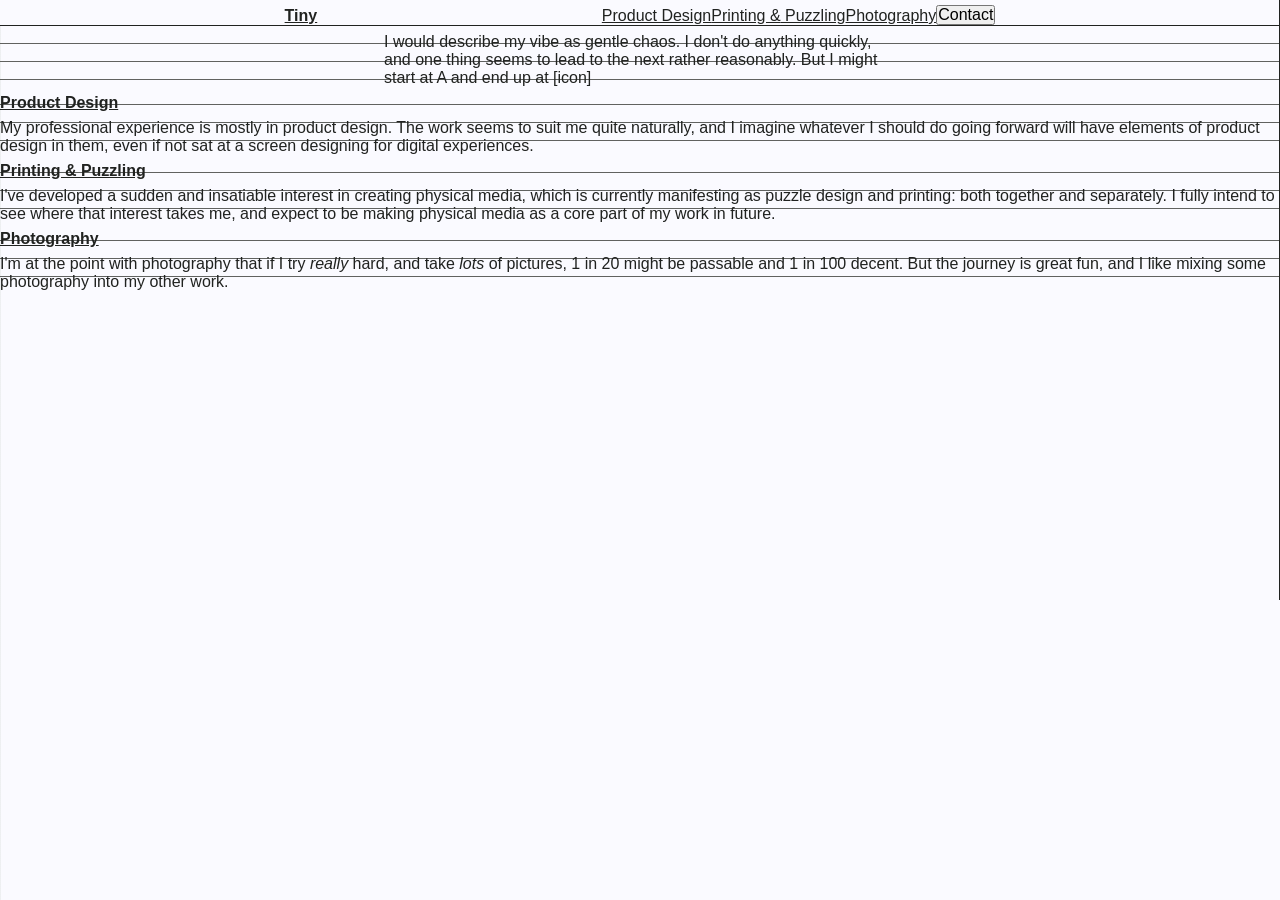
<file: index.html>
<!doctype html>

<html lang="en">
  <head>
    <meta charset="utf-8">
    <meta name="viewport" content="width=device-width, initial-scale=1">

    <title>Tiny</title>
    <meta name="description" content="Personal site for Tiny. Background in design. Currently exploring printing and puzzles.">
    <meta name="author" content="Tiny">

    <meta property="og:title" content="Tiny">
    <meta property="og:type" content="website">
    <meta property="og:url" content="https://tiny.example.com">
    <meta property="og:description" content="Personal site for Tiny. Background in design. Currently exploring printing and puzzles.">
    <meta property="og:image" content="image.png">

    <link rel="icon" href="/favicon.ico">
    <link rel="icon" href="/favicon.svg" type="image/svg+xml">
    <link rel="apple-touch-icon" href="/apple-touch-icon.png">

    <link rel="stylesheet" href="styles.css?v=1.0">

  </head>

  <body>
    <div class="column-guide">
      <div></div>
      <div></div>
      <div></div>
    </div>
    <div class="grid-guide"></div>
    
    <header class="site-header grid grid--show-border">
      <h1 class="site-header__logo"><a href="index.html">Tiny</a></h1>
      <nav class="site-header__nav">
        <a href="product-design.html">Product Design</a>
        <a href="printing-and-puzzling.html"><span class="no-wrap">Printing &</span> Puzzling</a>
        <a href="photography.html">Photography</a>
      </nav>
      <div class="site-header__cta">
        <button>Contact</button>
      </div>
    </header>

    <main>
      <article class="page-contents">
        <section class="lead grid grid--show-baseline">
          <p>I would describe my vibe as gentle chaos. I don't do anything quickly, and one thing seems to lead to the next rather reasonably. But I might start at A and end up at <span>[icon]</span></p>
        </section>

        <section class="topic grid grid--show-baseline">
          <div>
            <h2><a href="product-design.html">Product Design</a></h2>
            <p>My professional experience is mostly in product design. The work seems to suit me quite naturally, and I imagine whatever I should do going forward will have elements of product design in them, even if not sat at a screen designing for digital experiences.</p>
          </div>
        </section>

        <section class="topic grid grid--show-baseline">
          <div>
            <h2><a href="printing-and-puzzling.html">Printing & Puzzling</a></h2>
        <p>I've developed a sudden and insatiable interest in creating physical media, which is currently manifesting as puzzle design and printing: both together and separately. I fully intend to see where that interest takes me, and expect to be making physical media as a core part of my work in future.</p>
          </div>
        </section>

        <section class="topic grid grid--show-baseline">
          <div>
            <h2><a href="photography.html">Photography</a></h2>
            <p>I'm at the point with photography that if I try <i>really</i> hard, and take <i>lots</i> of pictures, 1 in 20 might be passable and 1 in 100 decent. But the journey is great fun, and I like mixing some photography into my other work.</p>
          </div>
        </section>

      </article>
    </main>
  </body>
</html>
</file>
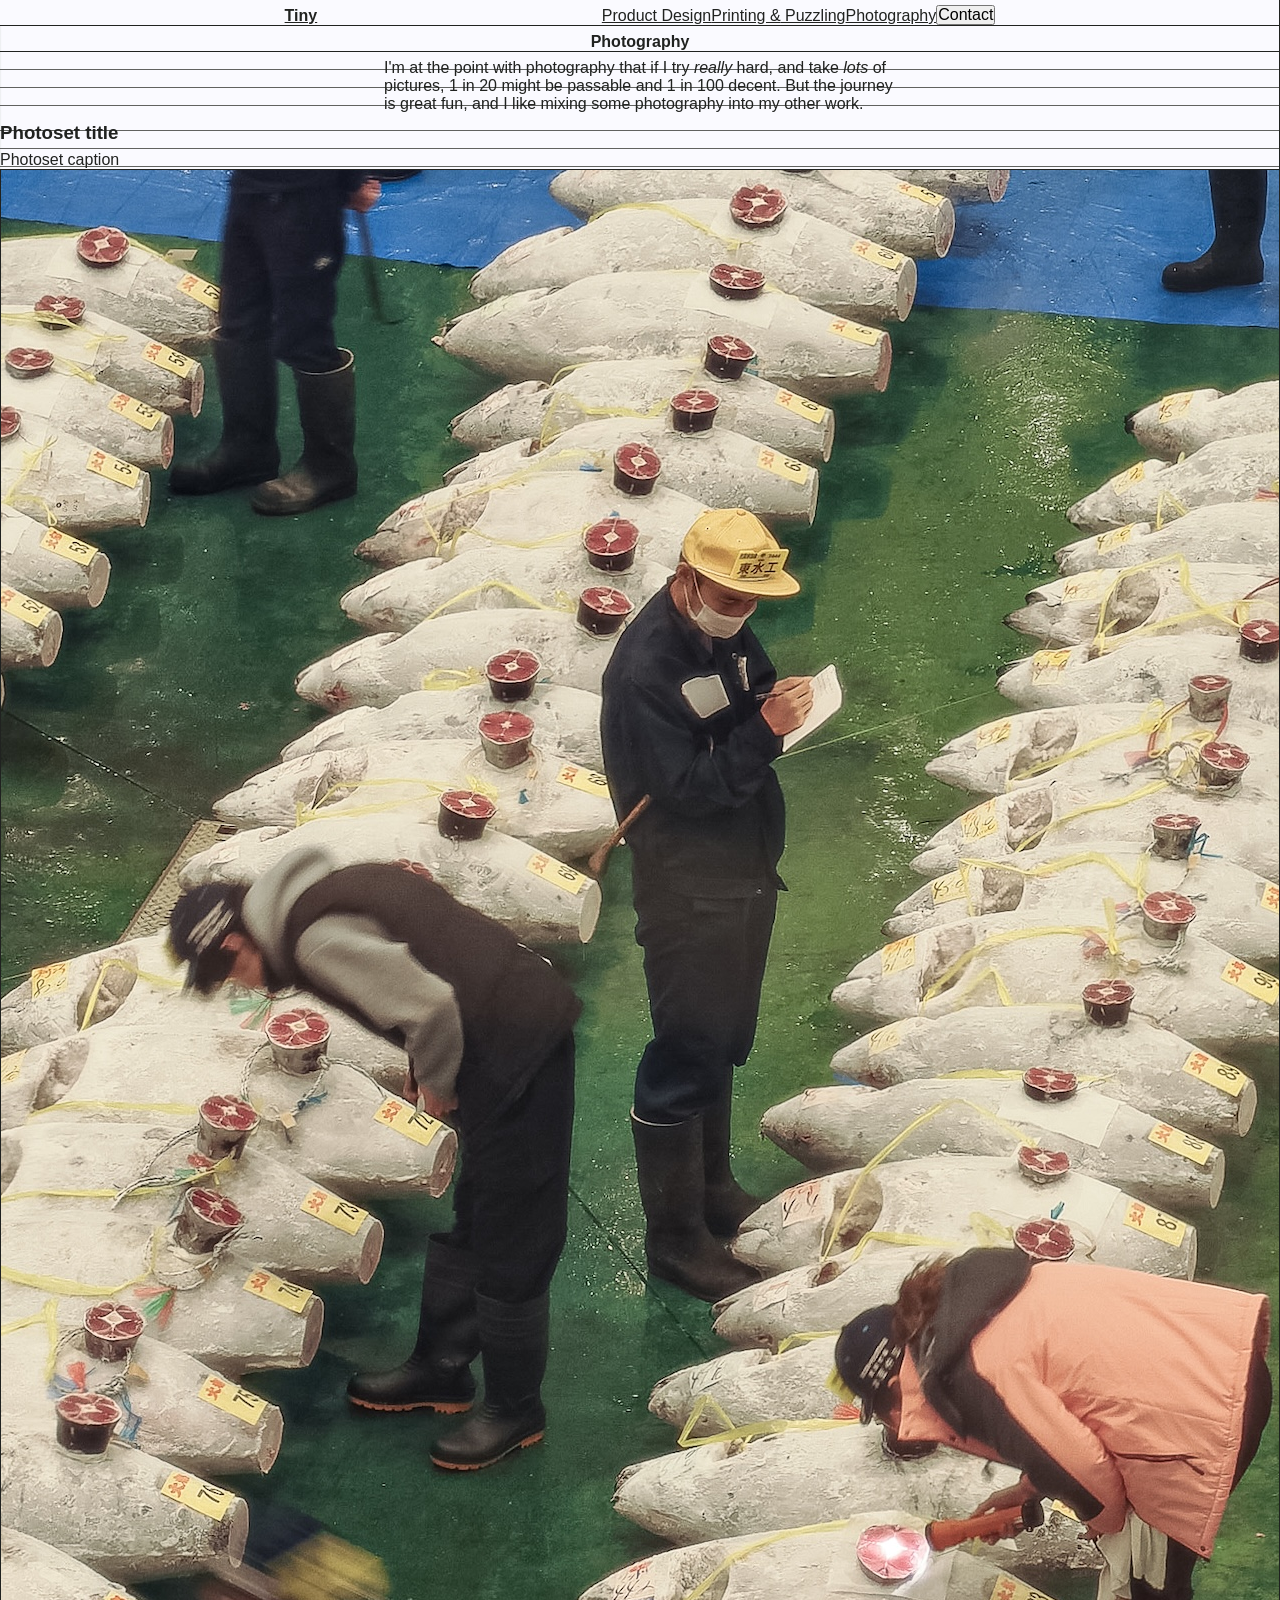
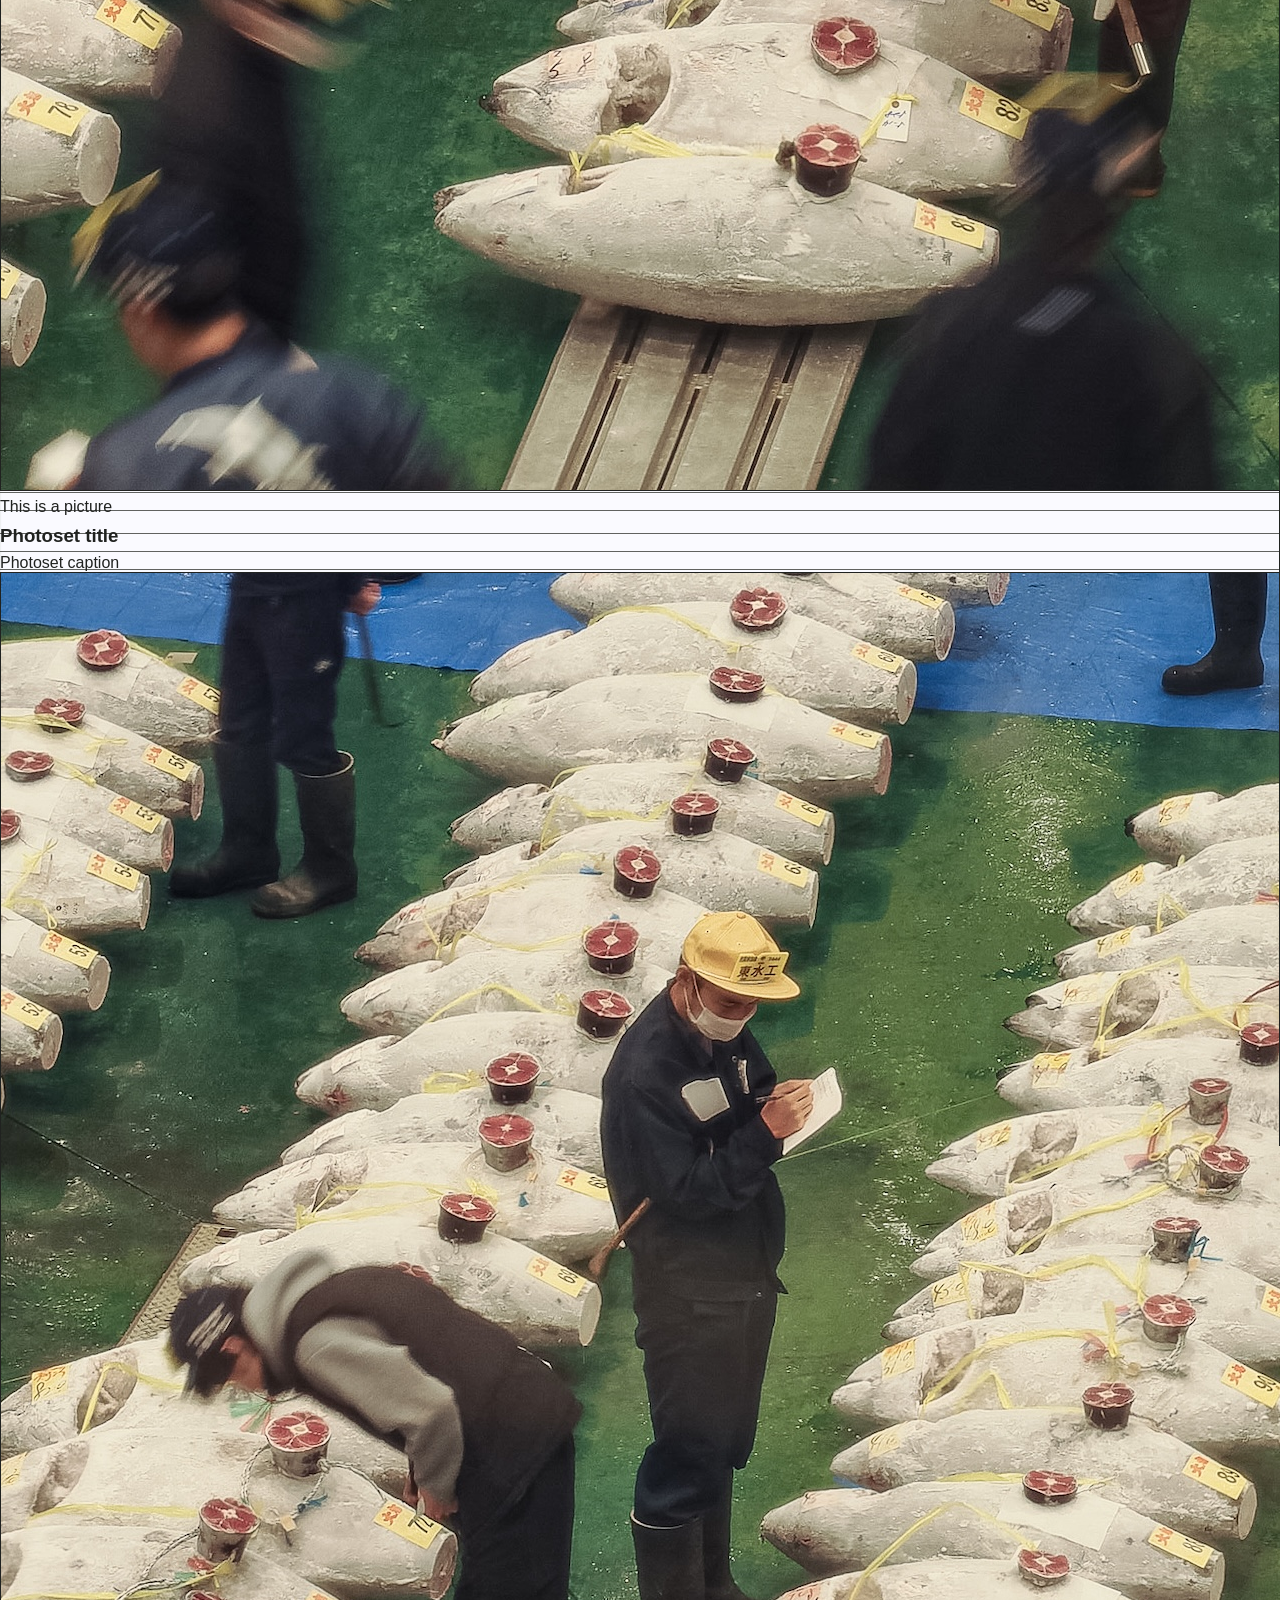
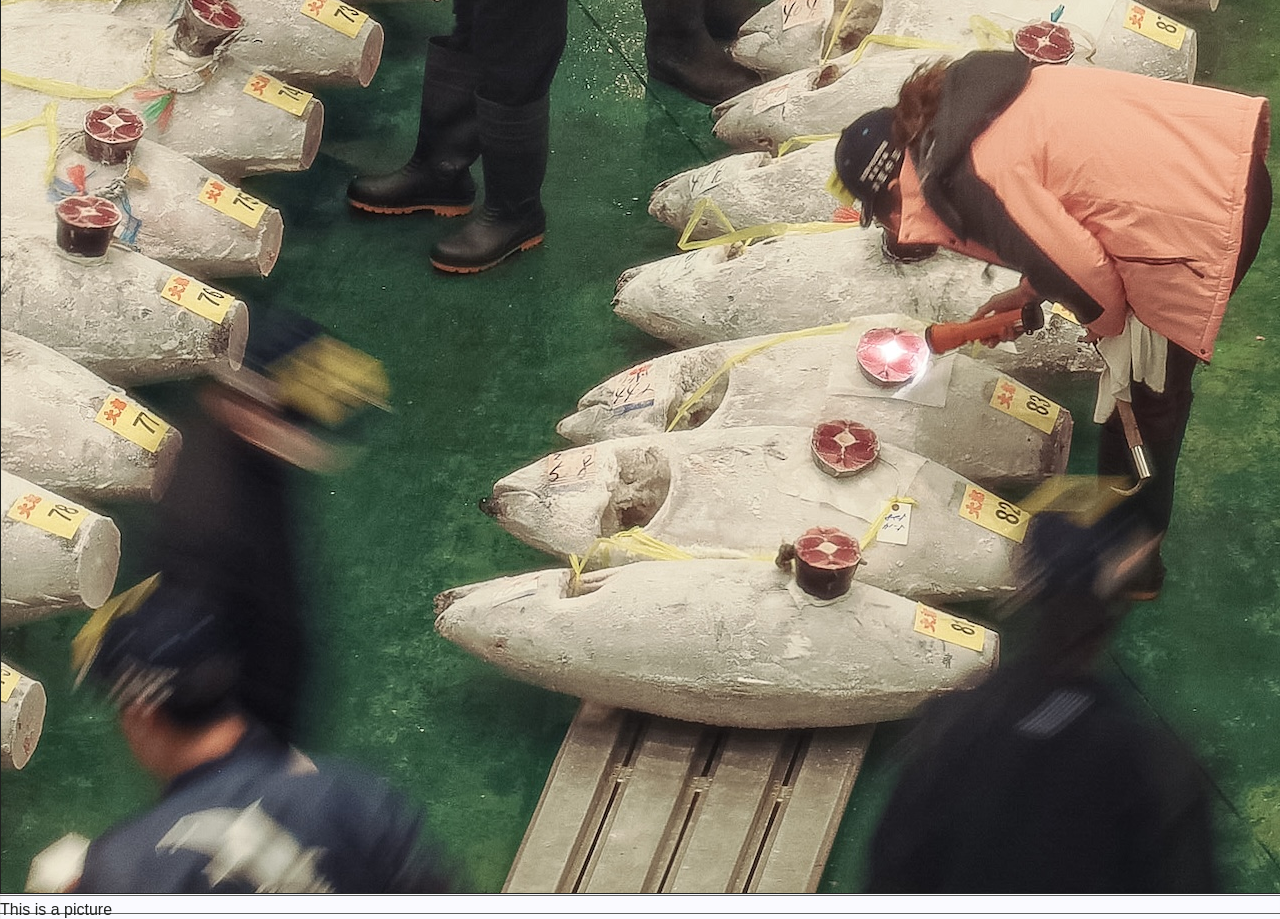
<file: photography.html>
<!doctype html>

<html lang="en">
  <head>
    <meta charset="utf-8">
    <meta name="viewport" content="width=device-width, initial-scale=1">

    <title>Tiny – Photography</title>
    <meta name="description" content="Personal site for Tiny. Background in design. Currently exploring printing and puzzles.">
    <meta name="author" content="Tiny">

    <meta property="og:title" content="Tiny">
    <meta property="og:type" content="website">
    <meta property="og:url" content="https://tiny.example.com">
    <meta property="og:description" content="Personal site for Tiny. Background in design. Currently exploring printing and puzzles.">
    <meta property="og:image" content="image.png">

    <link rel="icon" href="/favicon.ico">
    <link rel="icon" href="/favicon.svg" type="image/svg+xml">
    <link rel="apple-touch-icon" href="/apple-touch-icon.png">

    <link rel="stylesheet" href="styles.css?v=1.0">

  </head>

  <body>
    <div class="column-guide">
      <div></div>
      <div></div>
      <div></div>
    </div>
    <div class="grid-guide"></div>
    
    <header class="site-header grid grid--show-border">
      <h1 class="site-header__logo"><a href="index.html">Tiny</a></h1>
      <nav class="site-header__nav">
        <a href="product-design.html">Product Design</a>
        <a href="printing-and-puzzling.html"><span class="no-wrap">Printing &</span> Puzzling</a>
        <a href="photography.html">Photography</a>
      </nav>
      <div class="site-header__cta">
        <button>Contact</button>
      </div>
    </header>

    <main>
      <header class="page-header grid grid--show-border">
        <h2 class="page-header__title">Photography</h2>
      </header>

      <article class="page-contents">
        
        <section class="lead grid grid--show-baseline">
          <p>I'm at the point with photography that if I try <i>really</i> hard, and take <i>lots</i> of pictures, 1 in 20 might be passable and 1 in 100 decent. But the journey is great fun, and I like mixing some photography into my other work.</p>
        </section>

        <section class="photoset grid grid--show-baseline">
          <h3>Photoset title</h3>
          <p>Photoset caption</p>
          
          <div class="photoset__photos">
            <figure>
              <img
                style="--wr: 3; --hr: 4; --sf: 1"
                src="images/TUNA.jpg"
              />
              <figcaption>This is a picture</figcaption>
            </figure>

          </div>
        </section>


        <section class="photoset grid grid--show-baseline">
          <h3>Photoset title</h3>
          <p>Photoset caption</p>
          
          <div class="photoset__photos">
            <figure>
              <img
                style="--wr: 3; --hr: 4; --sf: 1"
                src="images/TUNA.jpg"
              />
              <figcaption>This is a picture</figcaption>
            </figure>

          </div>
        </section>



      </article>
    </main>
  </body>
</html>
</file>
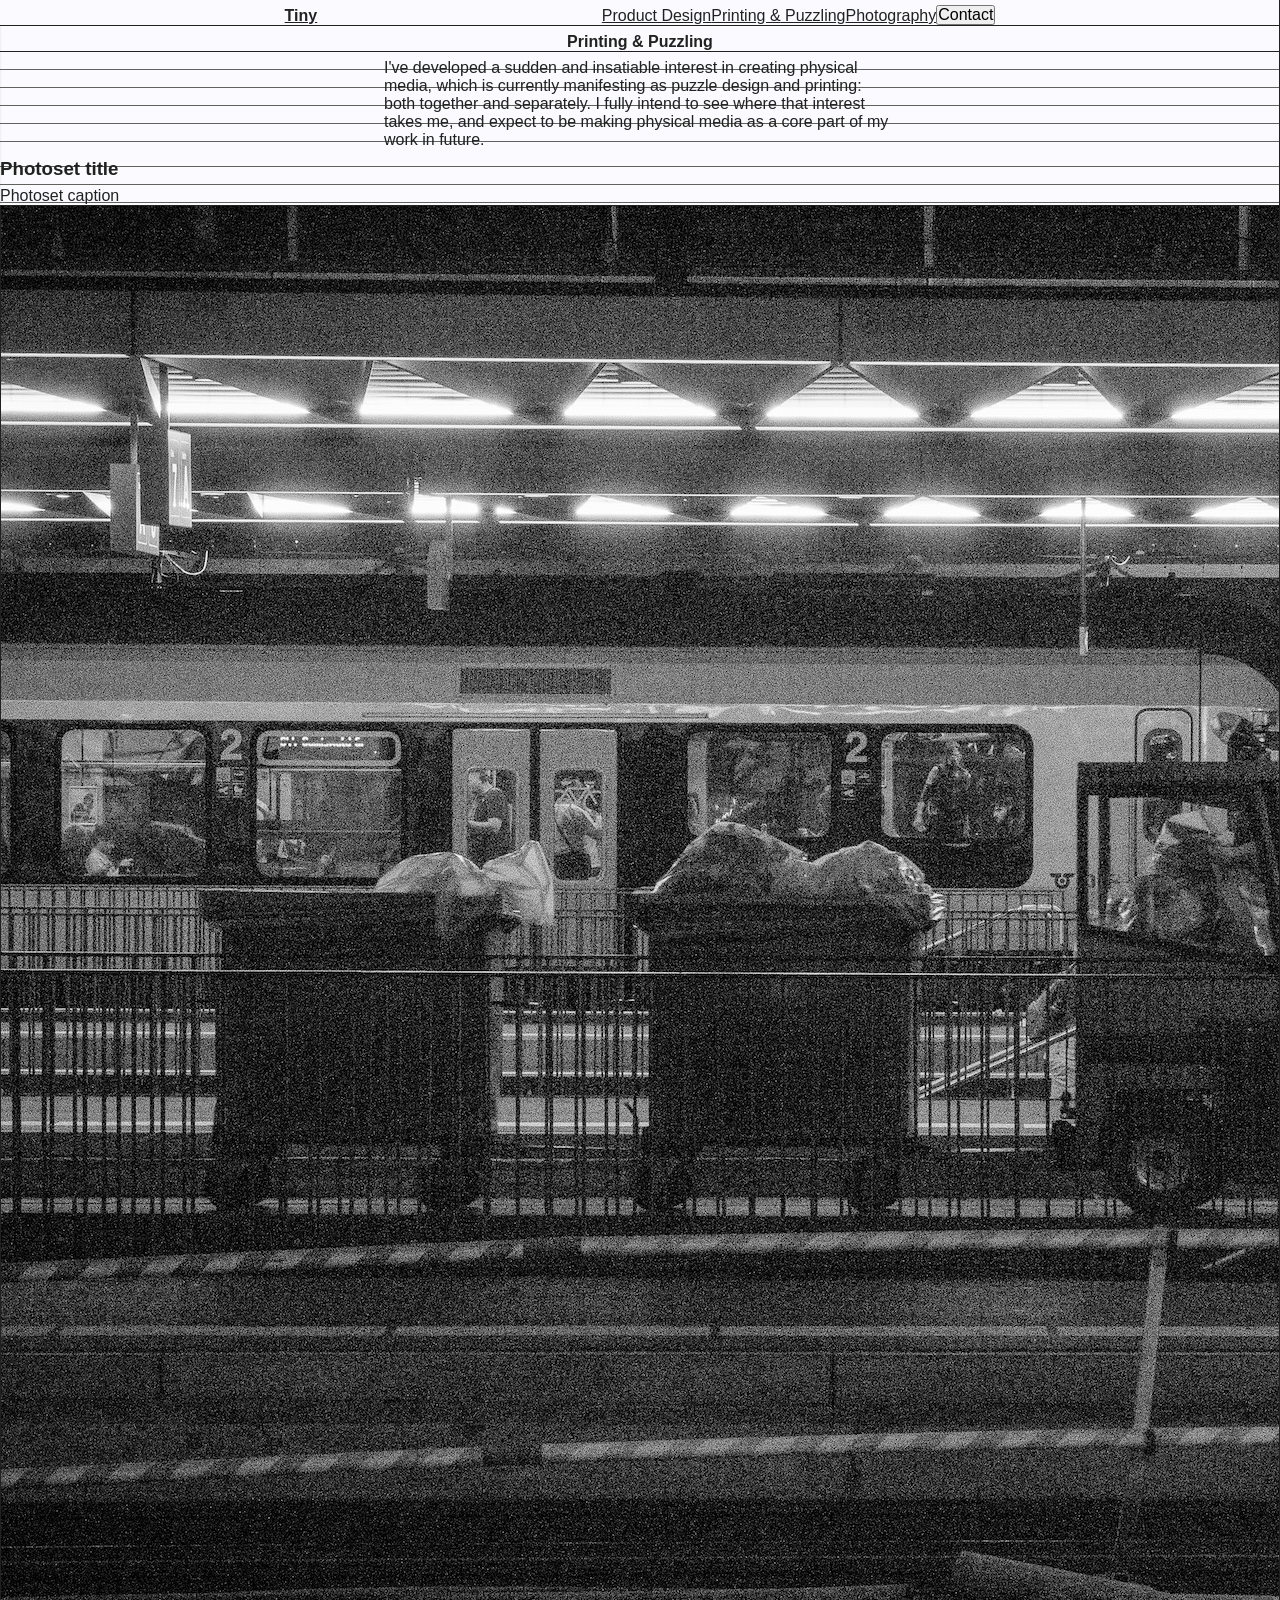
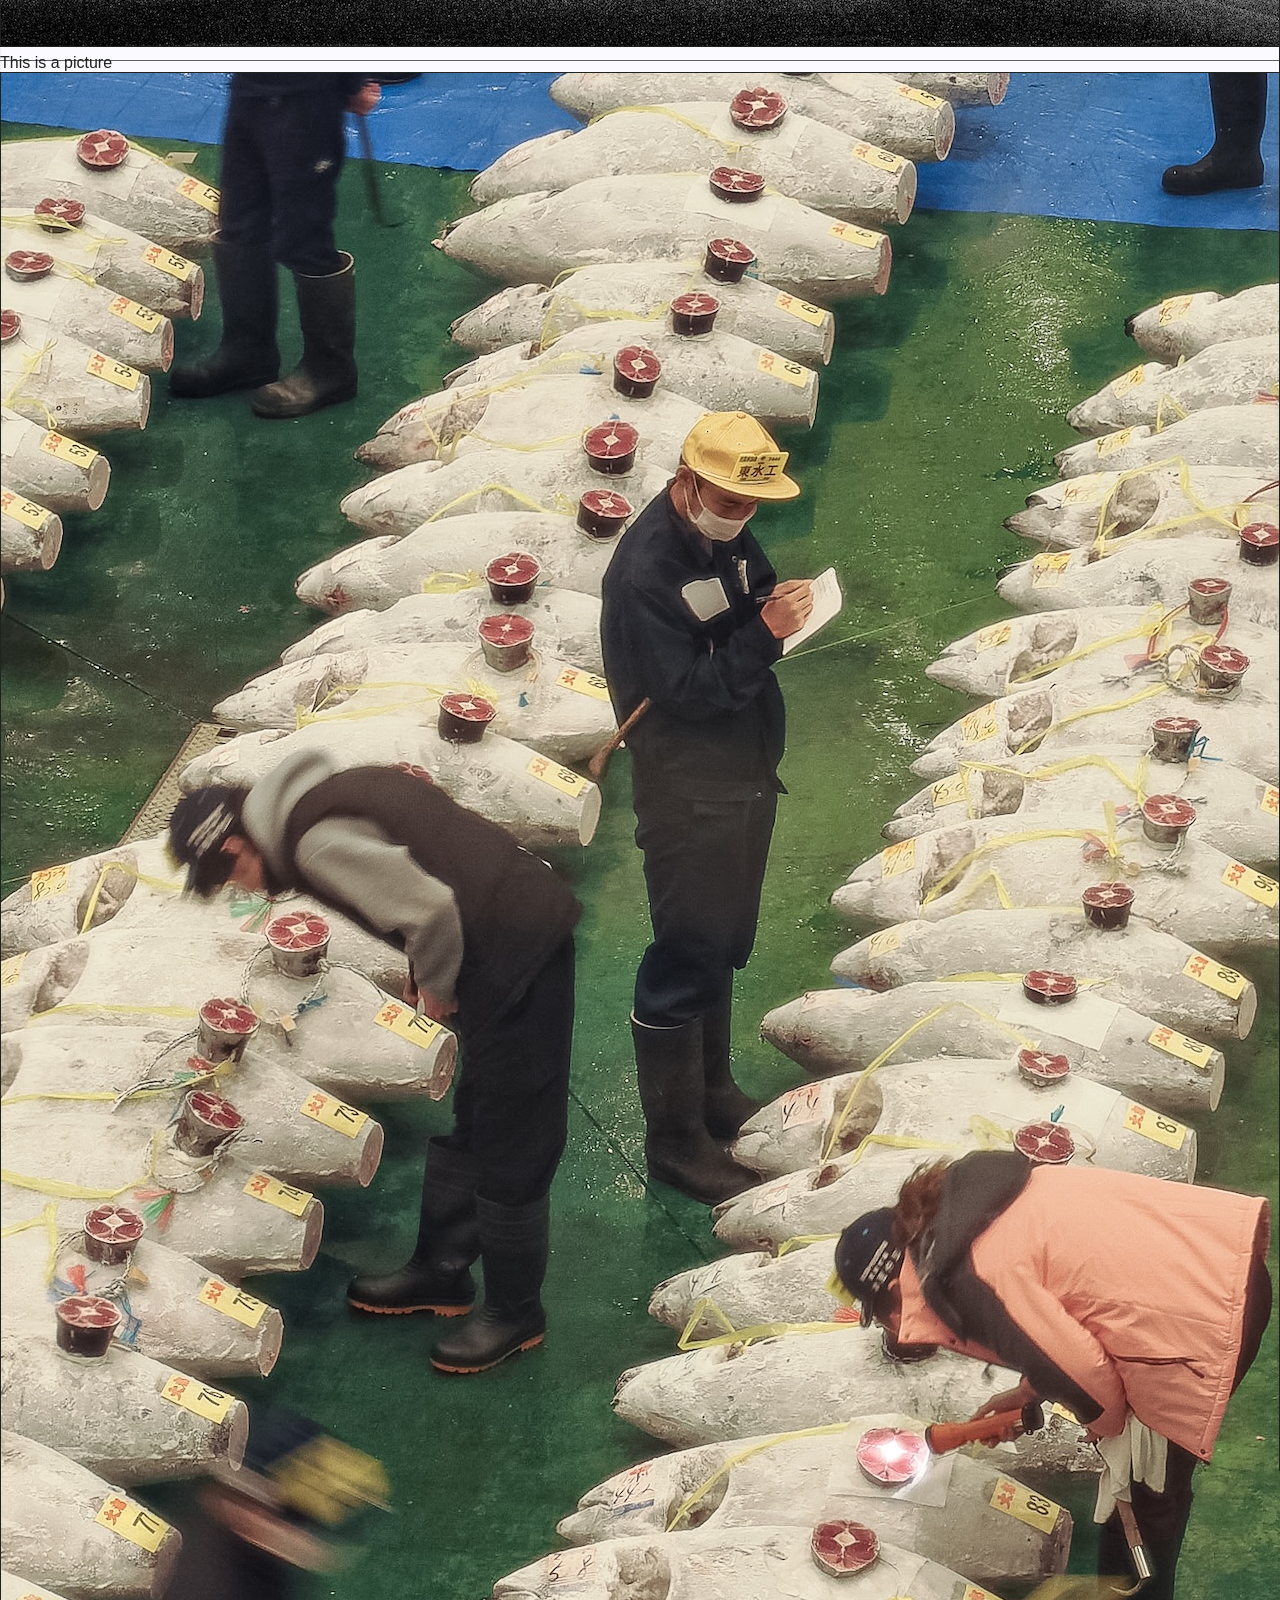
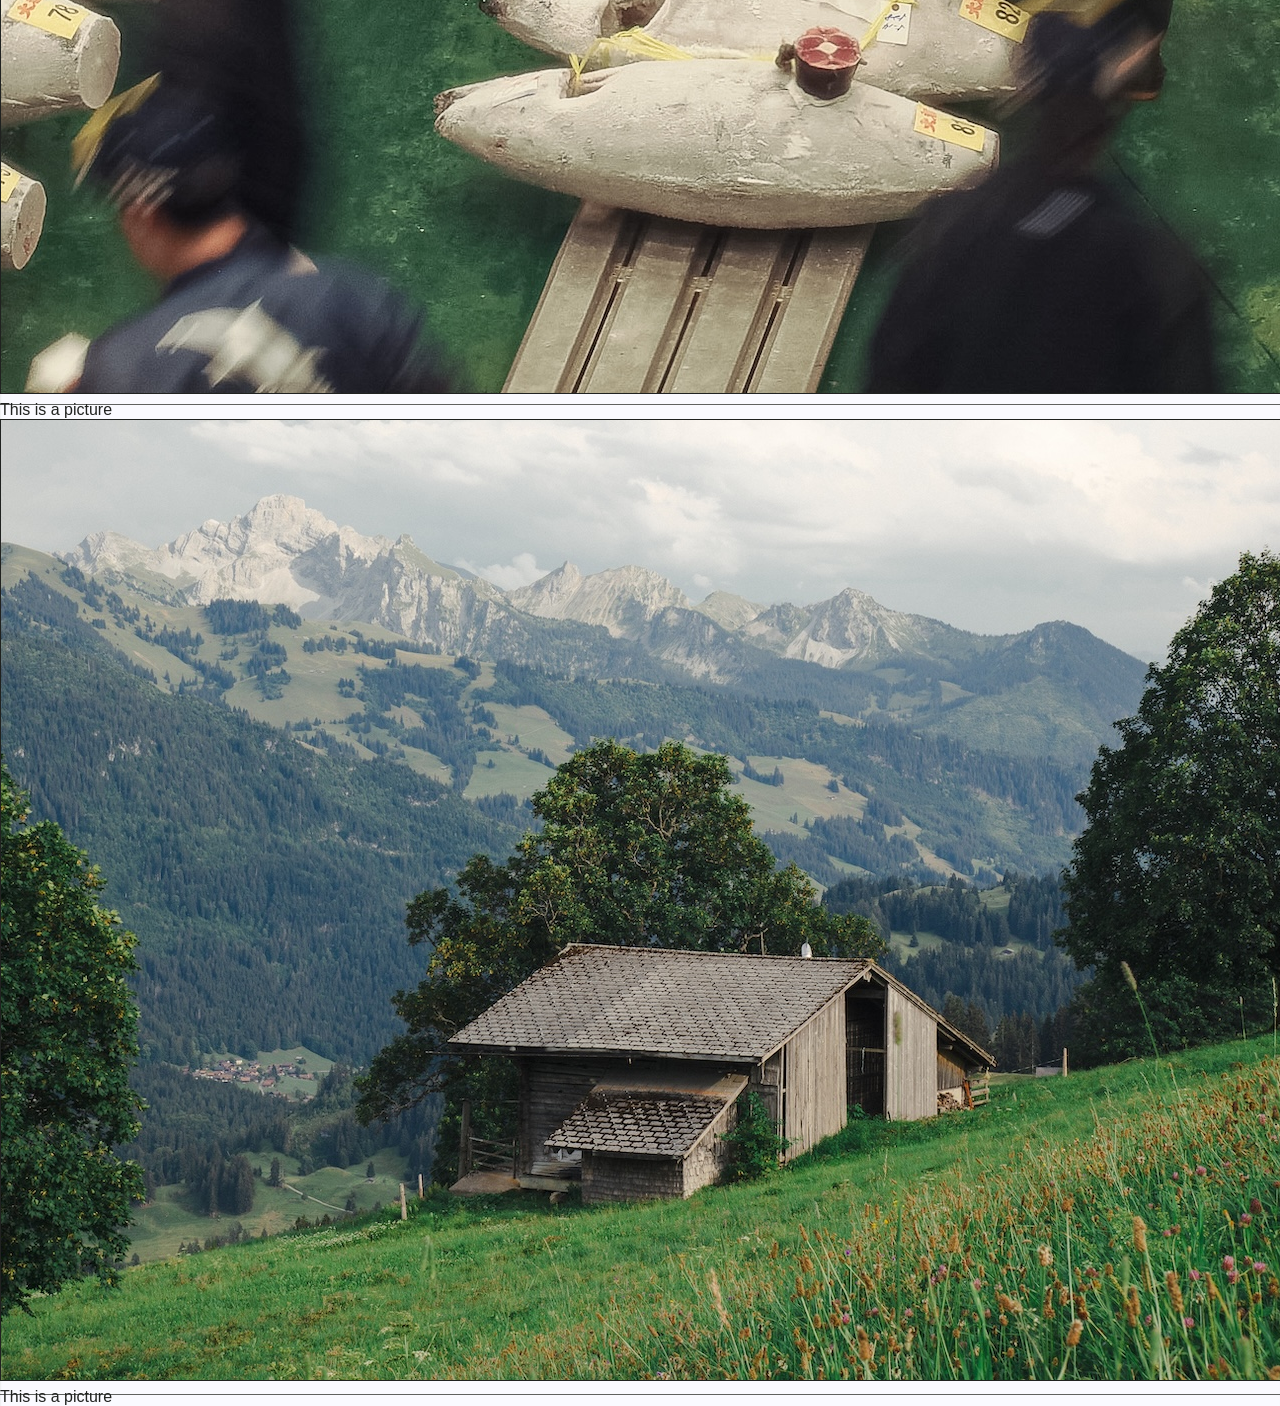
<file: printing-and-puzzling.html>
<!doctype html>

<html lang="en">
  <head>
    <meta charset="utf-8">
    <meta name="viewport" content="width=device-width, initial-scale=1">

    <title>Tiny – Printing & Puzzling</title>
    <meta name="description" content="Personal site for Tiny. Background in design. Currently exploring printing and puzzles.">
    <meta name="author" content="Tiny">

    <meta property="og:title" content="Tiny">
    <meta property="og:type" content="website">
    <meta property="og:url" content="https://tiny.example.com">
    <meta property="og:description" content="Personal site for Tiny. Background in design. Currently exploring printing and puzzles.">
    <meta property="og:image" content="image.png">

    <link rel="icon" href="/favicon.ico">
    <link rel="icon" href="/favicon.svg" type="image/svg+xml">
    <link rel="apple-touch-icon" href="/apple-touch-icon.png">

    <link rel="stylesheet" href="styles.css?v=1.0">

  </head>

  <body>
    <div class="column-guide">
      <div></div>
      <div></div>
      <div></div>
    </div>
    <div class="grid-guide"></div>
    
    <header class="site-header grid grid--show-border">
      <h1 class="site-header__logo"><a href="index.html">Tiny</a></h1>
      <nav class="site-header__nav">
        <a href="product-design.html">Product Design</a>
        <a href="printing-and-puzzling.html"><span class="no-wrap">Printing &</span> Puzzling</a>
        <a href="photography.html">Photography</a>
      </nav>
      <div class="site-header__cta">
        <button>Contact</button>
      </div>
    </header>

    <main>
      <header class="page-header grid grid--show-border">
        <h2 class="page-header__title">Printing & Puzzling</h2>
      </header>

      <article class="page-contents">
        
        <section class="lead grid grid--show-baseline">
          <p>I've developed a sudden and insatiable interest in creating physical media, which is currently manifesting as puzzle design and printing: both together and separately. I fully intend to see where that interest takes me, and expect to be making physical media as a core part of my work in future.</p>
        </section>

        <section class="photoset grid grid--show-baseline">
          <h3>Photoset title</h3>
          <p>Photoset caption</p>
          
          <figure>
            <img
              style="--wr: 16; --hr: 9; --sf: 1;"
              src="images/SBB.jpg"
            />
            <figcaption>This is a picture</figcaption>
          </figure>

          <figure>
            <img
              style="--wr: 3; --hr: 4; --sf: 0.75"
              src="images/TUNA.jpg"
            />
            <figcaption>This is a picture</figcaption>
          </figure>

          <figure>
            <img
              style="--wr: 4; --hr: 3; --sf: 1;"
              src="images/JAUN.jpg"
            />
            <figcaption>This is a picture</figcaption>
          </figure>
        </section>


      </article>
    </main>
  </body>
</html>
</file>
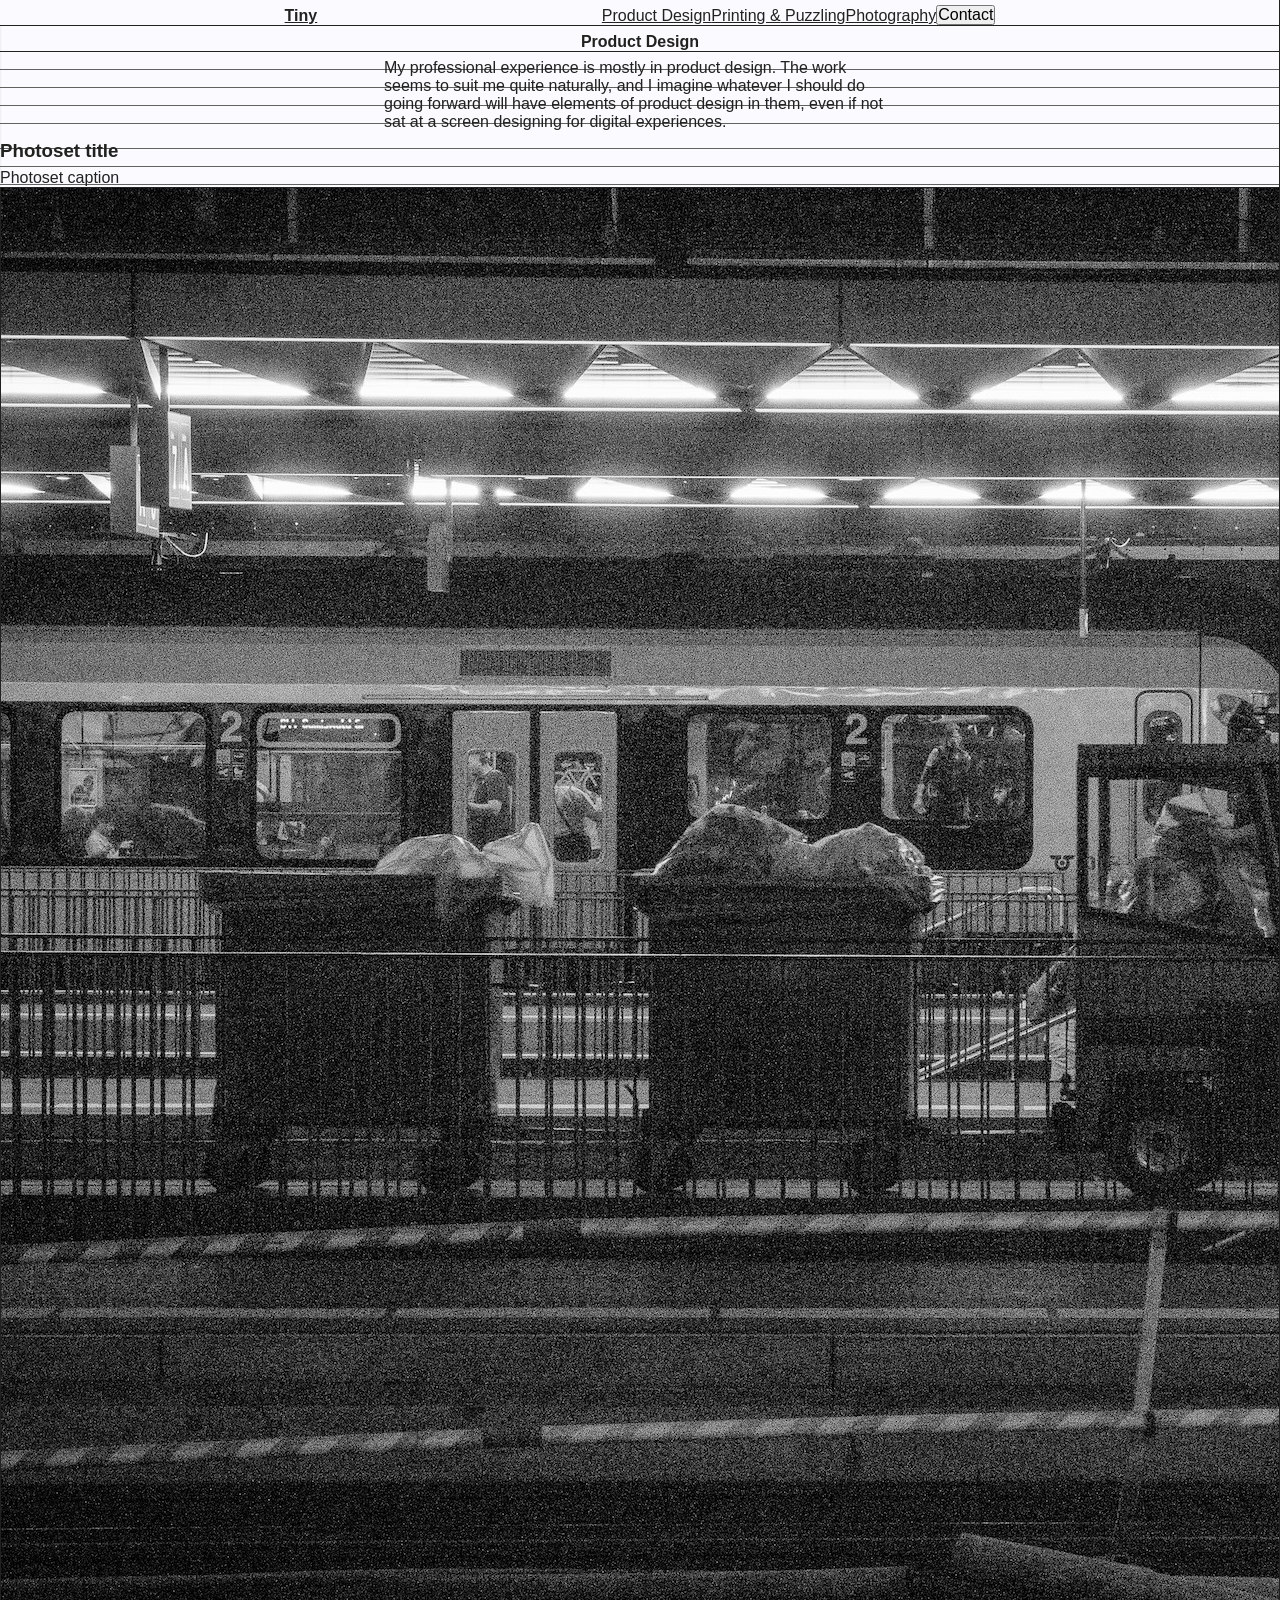
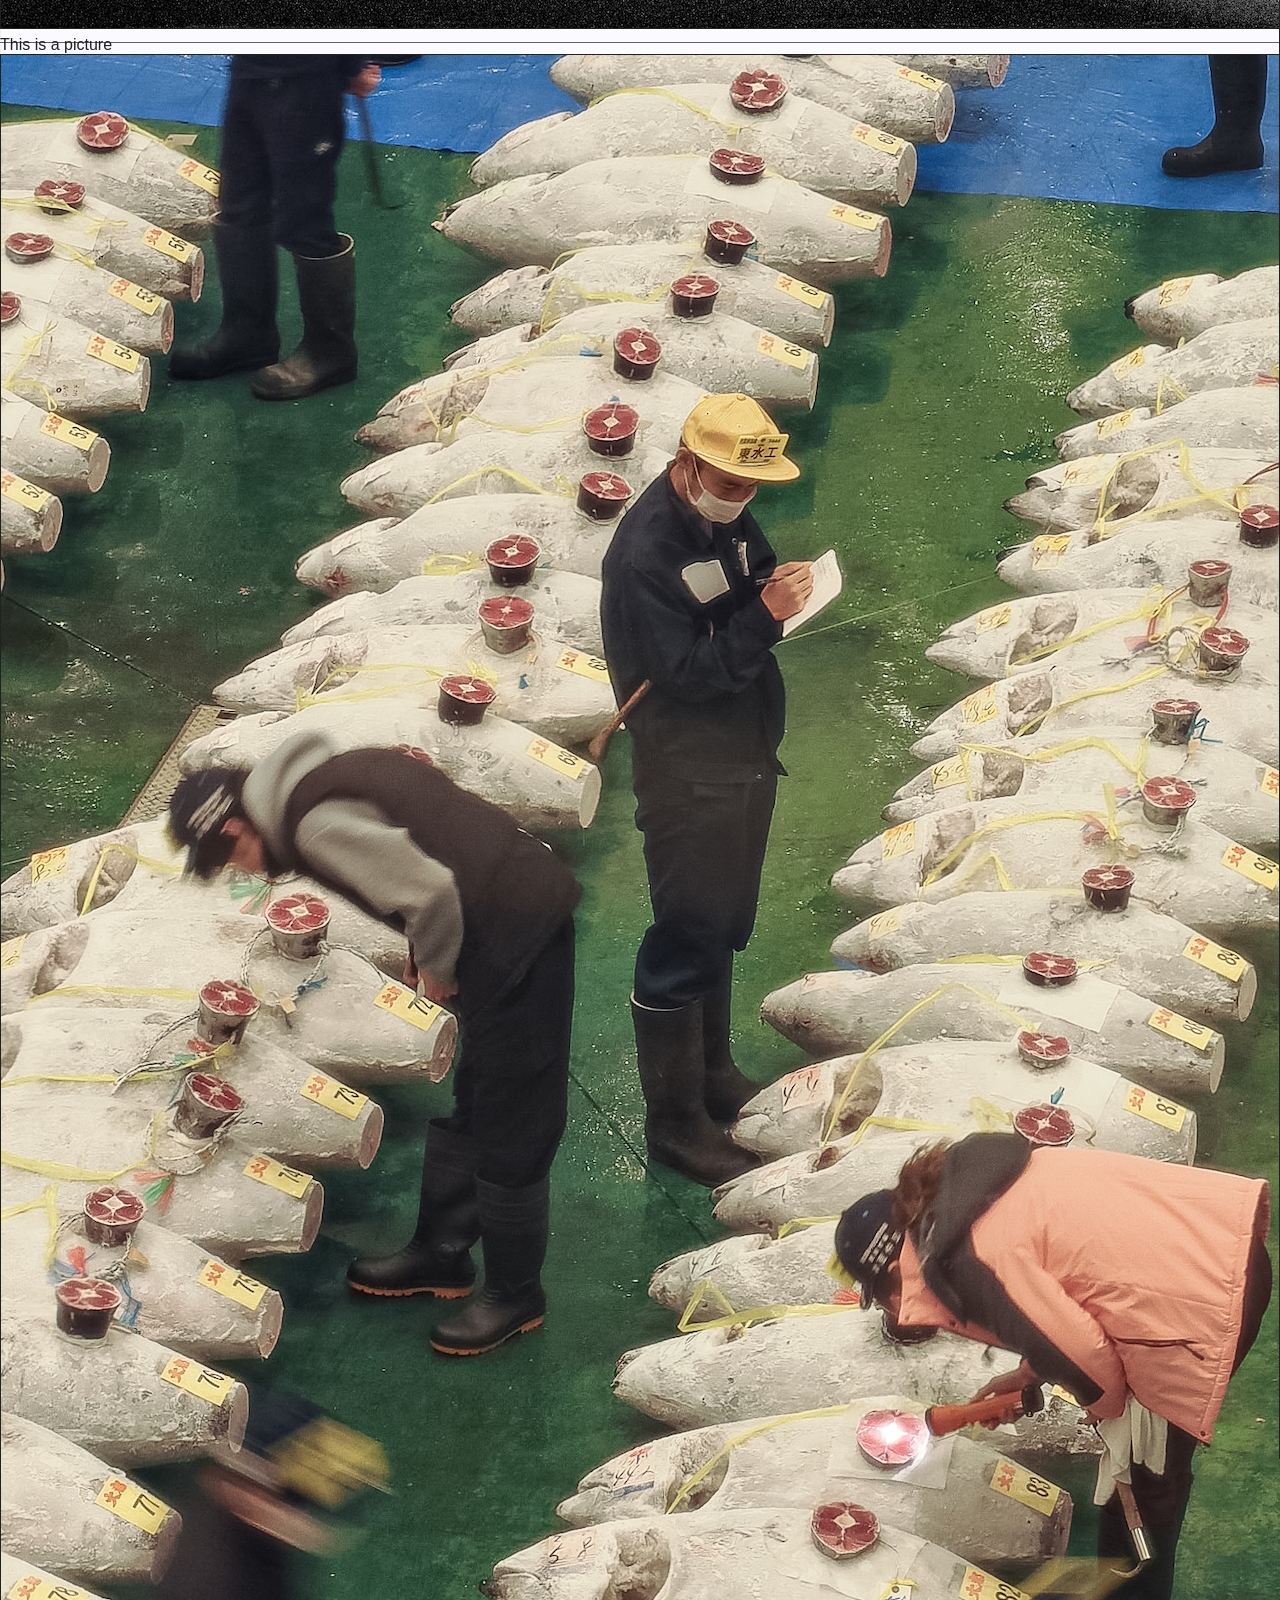
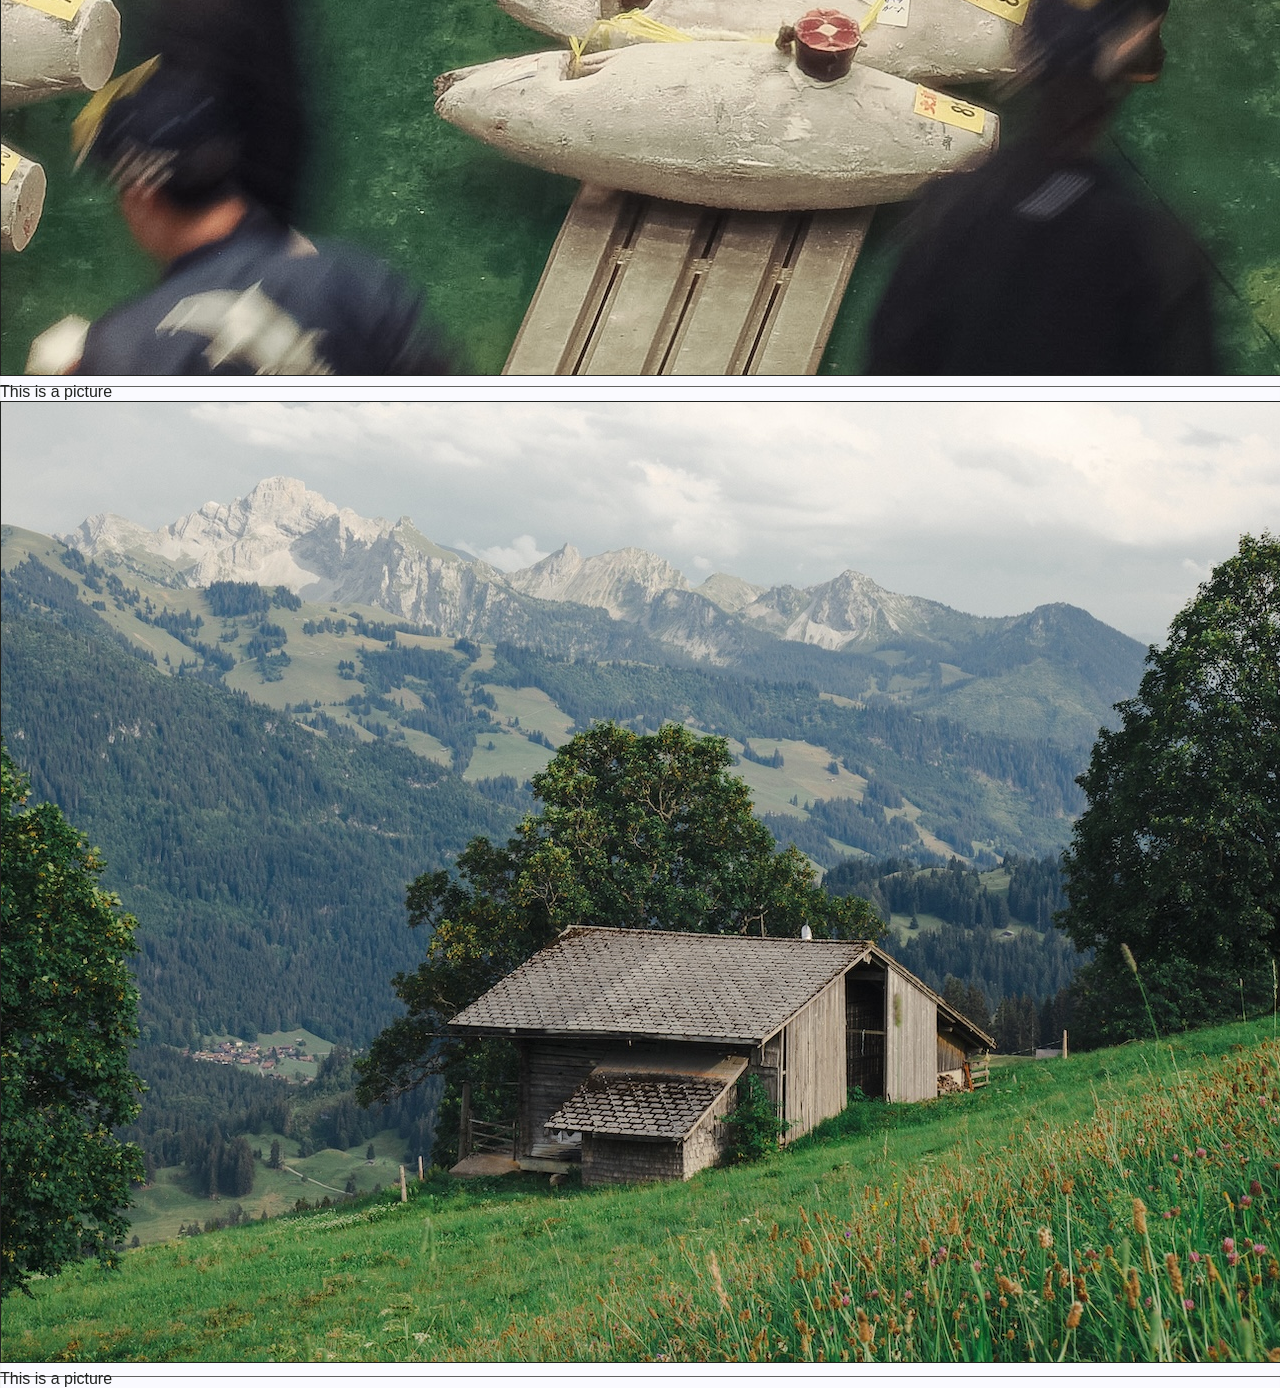
<file: product-design.html>
<!doctype html>

<html lang="en">
  <head>
    <meta charset="utf-8">
    <meta name="viewport" content="width=device-width, initial-scale=1">

    <title>Tiny – Product Design</title>
    <meta name="description" content="Personal site for Tiny. Background in design. Currently exploring printing and puzzles.">
    <meta name="author" content="Tiny">

    <meta property="og:title" content="Tiny">
    <meta property="og:type" content="website">
    <meta property="og:url" content="https://tiny.example.com">
    <meta property="og:description" content="Personal site for Tiny. Background in design. Currently exploring printing and puzzles.">
    <meta property="og:image" content="image.png">

    <link rel="icon" href="/favicon.ico">
    <link rel="icon" href="/favicon.svg" type="image/svg+xml">
    <link rel="apple-touch-icon" href="/apple-touch-icon.png">

    <link rel="stylesheet" href="styles.css?v=1.0">

  </head>

  <body>
    <div class="column-guide">
      <div></div>
      <div></div>
      <div></div>
    </div>
    <div class="grid-guide"></div>
    
    <header class="site-header grid grid--show-border">
      <h1 class="site-header__logo"><a href="index.html">Tiny</a></h1>
      <nav class="site-header__nav">
        <a href="product-design.html">Product Design</a>
        <a href="printing-and-puzzling.html"><span class="no-wrap">Printing &</span> Puzzling</a>
        <a href="photography.html">Photography</a>
      </nav>
      <div class="site-header__cta">
        <button>Contact</button>
      </div>
    </header>

    <main>
      <header class="page-header grid grid--show-border">
        <h2 class="page-header__title">
          Product Design
        </h2>
      </header>

      <article class="page-contents">
        
        <section class="lead grid grid--show-baseline">
          <p>My professional experience is mostly in product design. The work seems to suit me quite naturally, and I imagine whatever I should do going forward will have elements of product design in them, even if not sat at a screen designing for digital experiences.</p>
        </section>

        <section class="photoset grid grid--show-baseline">
          <h3>Photoset title</h3>
          <p>Photoset caption</p>
          
          <figure>
            <img
              style="--wr: 16; --hr: 9; --sf: 1;"
              src="images/SBB.jpg"
            />
            <figcaption>This is a picture</figcaption>
          </figure>

          <figure>
            <img
              style="--wr: 3; --hr: 4; --sf: 0.75"
              src="images/TUNA.jpg"
            />
            <figcaption>This is a picture</figcaption>
          </figure>

          <figure>
            <img
              style="--wr: 4; --hr: 3; --sf: 1;"
              src="images/JAUN.jpg"
            />
            <figcaption>This is a picture</figcaption>
          </figure>
        </section>


      </article>
    </main>
  </body>
</html>
</file>
<file: styles.css>
/* RESET
================================================*/
* {
    margin: 0;
    padding: 0;
    box-sizing: border-box;
}

:root {
    color-scheme: light dark;
}



/* COLORS
================================================*/
:root {
    /* NAMED */
    --carbon-black:     hsla(0, 0%, 5%, 1);
    --ink-black:        hsla(120, 2%, 13%, 1);
    --dim-grey:         hsla(120, 1%, 38%, 1);
    --alabaster-grey:   rgb(222, 220, 217);
    --soft-linen:       hsla(52, 17%, 91%, 1);
    --platinum:         hsla(210, 13%, 94%, 1);
    --ghost-white:      hsla(240, 100%, 99%, 1);
    
    /* THEME */
    --neutral-1:        var(--carbon-black);
    --neutral-2:        var(--ink-black);
    --neutral-3:        var(--dim-grey);
    --neutral-4:        var(--alabaster-grey);
    --neutral-5:        var(--soft-linen);
    --neutral-6:        var(--platinum);
    --neutral-7:        var(--ghost-white);

    --background:       light-dark(var(--neutral-7), var(--neutral-1));
    --foreground:       light-dark(var(--neutral-2), var(--neutral-7));
    --foreground-light: light-dark(var(--neutral-3), var(--neutral-5));

    --heavy-grid-line:  light-dark(var(--neutral-2), var(--neutral-7));
    --medium-grid-line: light-dark(var(--neutral-3), var(--neutral-3));
    --light-grid-line:  light-dark(var(--neutral-6), var(--neutral-2));
}

body {
    color: light-dark(var(--foreground), var(--foreground));
    background-color: light-dark(var(--background), var(--background));
}

a {
    color:  var(--foreground);
}



/* MOTION
================================================*/
:root {
    --layout-transition: 0.2s ease-out;
}



/* TEXT & BASELINE
================================================*/
:root {
    /* VIEWPORT: */
    --viewport-area:            calc(sqrt(calc((100vw / 1px) * (100vh / 1px ))));
    
    /* GRID: */
    --grid-size-dynamic:        round(up, calc((var(--viewport-area) / 30) * 1px), 1px);
    --grid-size:                clamp(20px, var(--grid-size-dynamic), 24px);
    --grid-columns:             round(down, calc(100vw / var(--grid-size)), 1);
    --grid-rows:                round(down, calc(100vh / var(--grid-size)), 1);
    --grid-width:               calc(var(--grid-columns) * var(--grid-size));
    --grid-height:              calc(var(--grid-rows) * var(--grid-size));

    /* FONT SIZE: */
    --font-size-dynamic:        round(up, calc(var(--grid-size) * 0.7), 1px);
    --font-size-dynamic-sm:     round(up, calc(var(--grid-size) * 0.6), 1px);
    --font-size-dynamic-lg:     round(up, calc(var(--grid-size) * 0.9), 1px);
    --font-size-dynamic-xl:     round(up, calc(var(--grid-size) * 1.3), 1px);
    --font-size-dynamic-xxl:    round(up, calc(var(--grid-size) * 2.0), 1px);
    
    --font-size:                clamp(16px, var(--font-size-dynamic), 18px);
    --font-size-sm:             clamp(14px, var(--font-size-dynamic-sm), 16px);
    --font-size-lg:             clamp(20px, var(--font-size-dynamic-lg), 24px);
    --font-size-xl:             clamp(24px, var(--font-size-dynamic-xl), 48px);
    --font-size-xxl:            clamp(40px, var(--font-size-dynamic-xxl), 64px);

    /* LINE HEIGHT: */
    --line-height:              var(--grid-size);
    --line-height-sm:           var(--grid-size);
    --line-height-lg:           var(--grid-size);
    --line-height-xl:           calc(var(--grid-size) * 2);
    --line-height-xxl:          calc(var(--grid-size) * 2);
    
    /* BASELINE CALCULATION: */
    --text-offset:              calc(1lh - 1cap);
}

body {
    font-family: 'Arial';
    font-size: var(--font-size);
    line-height: var(--line-height);
}

h1, h2, h3, h4, p, a, figcaption {
    text-box: trim-both cap alphabetic;
    padding-top: var(--text-offset);
    transition: font-size var(--layout-transition),
                line-height var(--layout-transition);
}

.grid--show-baseline {
    background-size: 1lh 1lh;
    background-image:
        linear-gradient(to top, var(--medium-grid-line) 1px, transparent 1px); 
}

/* MEDIA RATIOS
================================================
** The variables for calculating ratios are baked into .media class, and set on the modifer classes
** So it's possible to use .media without ratio (by setting --media-width/height-target
** or create custom ratios on the fly (setting --media-width/height-multiple
** or set a different max-width */
.photoset img {
    --wr:       auto;
    --hr:       auto;
    --wmax:     var(--c2);
    --hmax:     var(--grid-height);
    --sf:       1;
    --rounding: var(--grid-size);

    --width-multiple:   calc(var(--wr) / var(--hr));
    --height-multiple:  calc(var(--hr) / var(--wr));

    --max: min(var(--wmax), var(--hmax));

    --width:    calc(min(var(--max), calc(var(--max) * var(--width-multiple))) * var(--sf));
    --height:   calc(min(var(--max), calc(var(--max) * var(--height-multiple))) * var(--sf));
    
    width:      round(down, var(--width), var(--rounding));
    height:     round(down, var(--height), var(--rounding));
    
    transition: width var(--layout-transition), height var(--layout-transition);
    object-fit: cover;
}



/* COMPONENTS
================================================*/
button {
    height: var(--grid-size);
    font-size: var(--font-size);
    vertical-align: middle;
    line-height: 1;
}


/* LAYOUT
================================================*/
:root {
    /* COLUMN SIZES
    ** For each 7 squares, the first 4 go to C2, the next 2 to C3, the last 1 to C1
    ** The values are hard coded in, so changing these proportions would require
    ** a rewrite */
    --q: round(down, calc(var(--grid-columns) / 7), 1);
    --r: mod(var(--grid-columns), 7);

    --c1:   var(--grid-size);
    --c2:   calc(var(--grid-width) - var(--c1) - var(--c3));
    --c3:   var(--grid-size);;
    
    
    /* 35 COLUMNS: SHOW C3 */
    /* @media (min-width: 840px) {
        --c1: calc(
            var(--q) * var(--grid-size)
        );
        
    } */

    /* 42 SQUARES: SHOW C1
    ** C1 = 6, C2 = 24, C3 = 12 */
    @media (min-width: 1008px) {
        --c1: calc(var(--q) * var(--grid-size));
        --c3: calc(var(--q) * var(--grid-size));
    }

    /* 49+ SQUARES: REPEATING 4:2:1 DISTRIBUTION
    ** C1 = 7, C2 = 28, C3 = 14 */
    @media (min-width: 1176px) {
        --c2: calc(
            (5 * var(--q) + min(var(--r), 5))
            * var(--grid-size)
        );
    }
}

body {
    position: relative;
    min-height: 100vh;
    overflow-x: hidden;
}

.grid {
    --margin-bottom: calc(var(--grid-size) * 2);
    display: grid;
    grid-template-columns: var(--c1) var(--c2) var(--c3);
    margin-bottom: var(--margin-bottom);
    transition: grid-template-columns var(--layout-transition);
}

.grid > * {
    grid-column: 2;
}

.grid--show-border {
    --border-width: 1px;
    margin-bottom: calc(var(--margin-bottom) - var(--border-width));
    border-bottom: var(--border-width) solid var(--heavy-grid-line);
}

.grid--show-baseline {
    background-size: 1lh 1lh;
    background-image:
        linear-gradient(to top, var(--medium-grid-line) 1px, transparent 1px); 
}


/* SITE HEADER
================================================*/
.site-header {
    background: var(--background);
    padding-top: var(--grid-size);
    align-items: end;
    position: sticky;
    top: 0;
    left: 0;
    width: 100%;
}

.site-header__logo {
    font-size: var(--font-size-xl);
    line-height: var(--line-height-xl);
    grid-row: 1;
    margin-right: var(--grid-size);
}

.site-header__nav {
    display: flex;
    justify-self: end;
    gap: calc(var(--grid-size));
    align-items: end;
    grid-row: 1;
}

.site-header__nav a {
    flex-basis: 0;
}

.site-header__cta {
    display: none; /* Switched to flex at media query */
    grid-row: 1;
    justify-self: end;
}

.site-header__cta button {
    min-width: calc(var(--grid-size) * 4);
}



/* PAGE HEADER
================================================*/
.page-header {
    background-size: 1lh 1lh;
}

.page-header__title {
    font-size: var(--font-size-xxl);
    line-height: var(--line-height-xxl);
}



/* LEAD
================================================*/
.lead p {
    max-width: 32em;
    font-size: var(--font-size-lg);
    line-height: var(--line-height-lg);
}



/* TOPIC
================================================*/
.topic h2 {
    font-size: var(--font-size-xxl);
    line-height: var(--line-height-xxl);
    margin-bottom: var(--grid-size);
}



/* PHOTOSET
================================================*/
.photoset {
    margin-bottom: var(--grid-size);
}

.photoset__photos {
    gap: var(--grid-size);
    display: flex;
    flex-direction: column;
    flex-wrap: wrap;
}

.photoset p {
    margin-bottom: var(--grid-size);
}

.photoset img {
    display: block;
    border: 1px solid var(--foreground);
}



/* RESPONSIVE:
================================================*/
@media (min-width: 700px) {
    .site-header__nav a {
        flex-basis: auto;
    }
}

/* NOTE: This media query is used twice, make sure to update value in LAYOUT too.
** It's just easier to read the document having this here as well */
@media (min-width: 1008px) {
    .site-header__cta {
        display: flex;
        grid-column: 3;
        justify-self: start;
    }
    .site-header__nav {
        grid-row: 1;
        justify-self: end;
    }
    .site-header__logo {
        grid-column: 1;
        justify-self: right;
    }
    .photoset__photos {
        flex-direction: row;
        align-items: end;
    }
    .photoset img {
        --wmax: calc(var(--c2) / 2);
    }
}



/* GUIDES
================================================*/

.column-guide,
.grid-guide {
    pointer-events: none;
}

.column-guide,
.grid-guide {
    position: absolute;
    width: 100%;
    top: 0;
    left: 0;
    bottom: 0;
}

.column-guide {
    z-index: 1;
    display: grid;
    grid-template-columns: var(--c1) var(--c2) var(--c3);
    transition: grid-template-columns var(--layout-transition);
}
.column-guide > * {
    height: 100%;
}
.column-guide > :not(:last-of-type) {
    border-right: 1px solid var(--heavy-grid-line);
}

.grid-guide {
    z-index: -1;
    background-size: var(--grid-size) var(--grid-size);
    background-image:
        linear-gradient(to right, var(--light-grid-line) 1px, transparent 1px),
        linear-gradient(to bottom, var(--light-grid-line) 1px, transparent 1px); 
}


/* UTILITIES
================================================*/
.no-wrap {
    white-space: nowrap;
}
</file>
